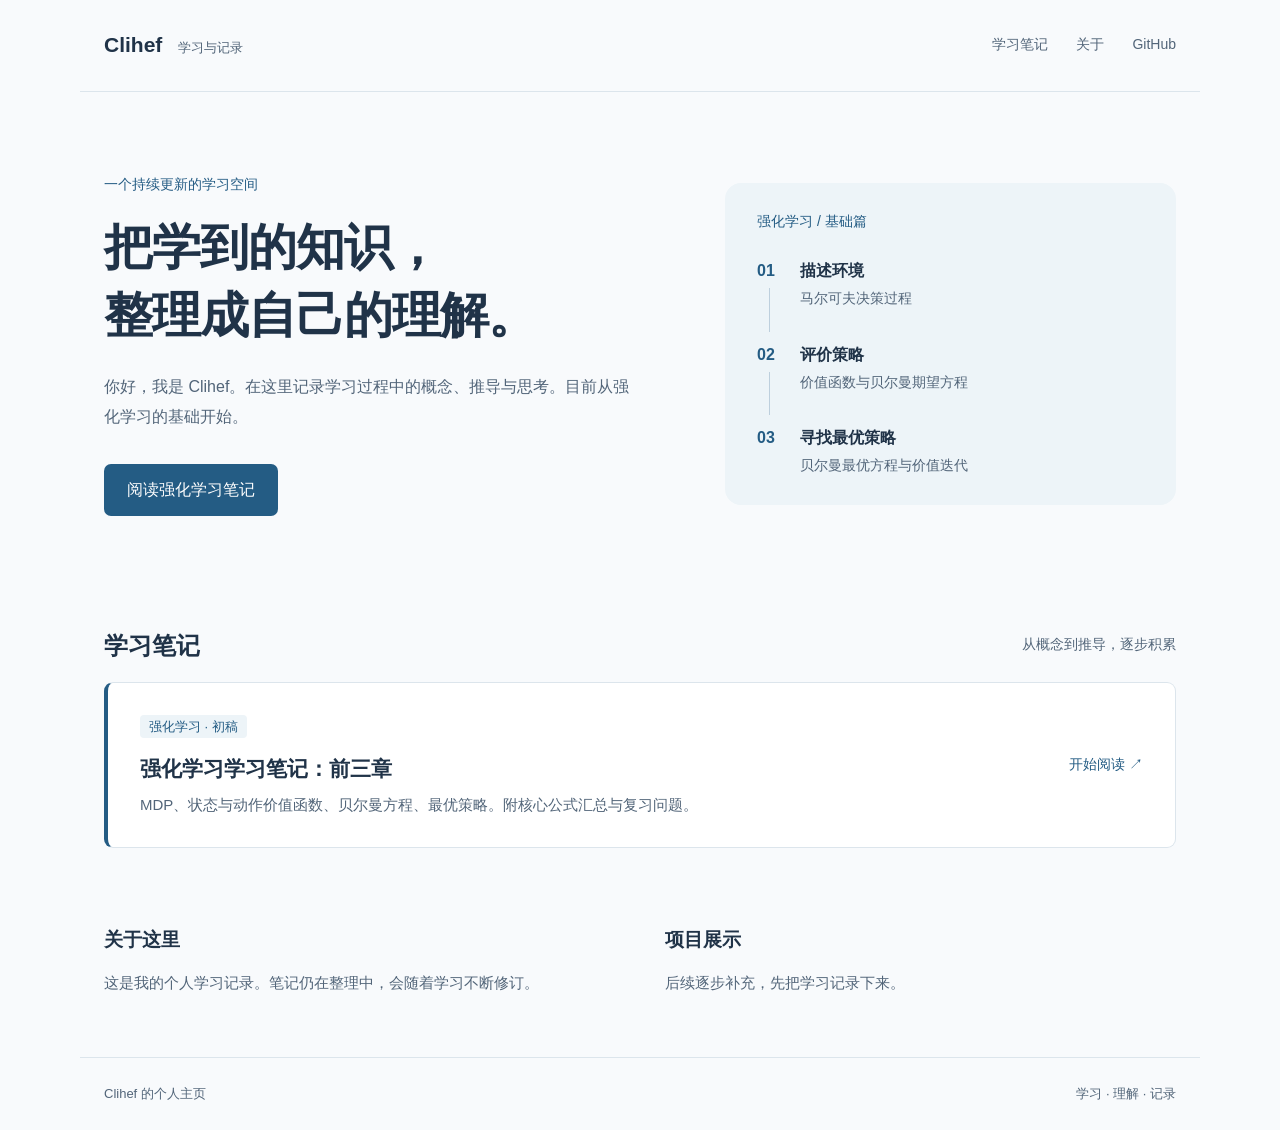
<file: index.html>
<!doctype html>
<html lang="zh-CN">
<head>
  <meta charset="utf-8"><meta name="viewport" content="width=device-width,initial-scale=1">
  <meta name="description" content="Clihef 的个人主页，记录强化学习的概念、推导与学习过程。">
  <title>Clihef · 学习与记录</title>
  <link rel="stylesheet" href="style.css">
</head>
<body>
  <a class="skip" href="#main">跳到正文</a>
  <header class="header"><a class="brand" href="./">Clihef<span>学习与记录</span></a><nav aria-label="主导航"><a href="#notes">学习笔记</a><a href="#about">关于</a><a href="https://github.com/Clihef">GitHub</a></nav></header>
  <main id="main">
    <section class="intro"><div><p class="caption">一个持续更新的学习空间</p><h1>把学到的知识，<br>整理成自己的理解。</h1><p class="lead">你好，我是 Clihef。在这里记录学习过程中的概念、推导与思考。目前从强化学习的基础开始。</p><a class="button" href="note.html">阅读强化学习笔记</a></div><div class="path" aria-label="前三章学习主线"><p>强化学习 / 基础篇</p><ol><li><b>描述环境</b><span>马尔可夫决策过程</span></li><li><b>评价策略</b><span>价值函数与贝尔曼期望方程</span></li><li><b>寻找最优策略</b><span>贝尔曼最优方程与价值迭代</span></li></ol></div></section>
    <section id="notes" class="section"><div class="section-title"><h2>学习笔记</h2><span>从概念到推导，逐步积累</span></div><a class="note-card" href="note.html"><div><span class="tag">强化学习 · 初稿</span><h3>强化学习学习笔记：前三章</h3><p>MDP、状态与动作价值函数、贝尔曼方程、最优策略。附核心公式汇总与复习问题。</p></div><span class="read">开始阅读 ↗</span></a></section>
    <section id="about" class="section about"><div><h2>关于这里</h2><p>这是我的个人学习记录。笔记仍在整理中，会随着学习不断修订。</p></div><div><h2>项目展示</h2><p>后续逐步补充，先把学习记录下来。</p></div></section>
  </main><footer>Clihef 的个人主页 <span>学习 · 理解 · 记录</span></footer>
</body></html>
</file>
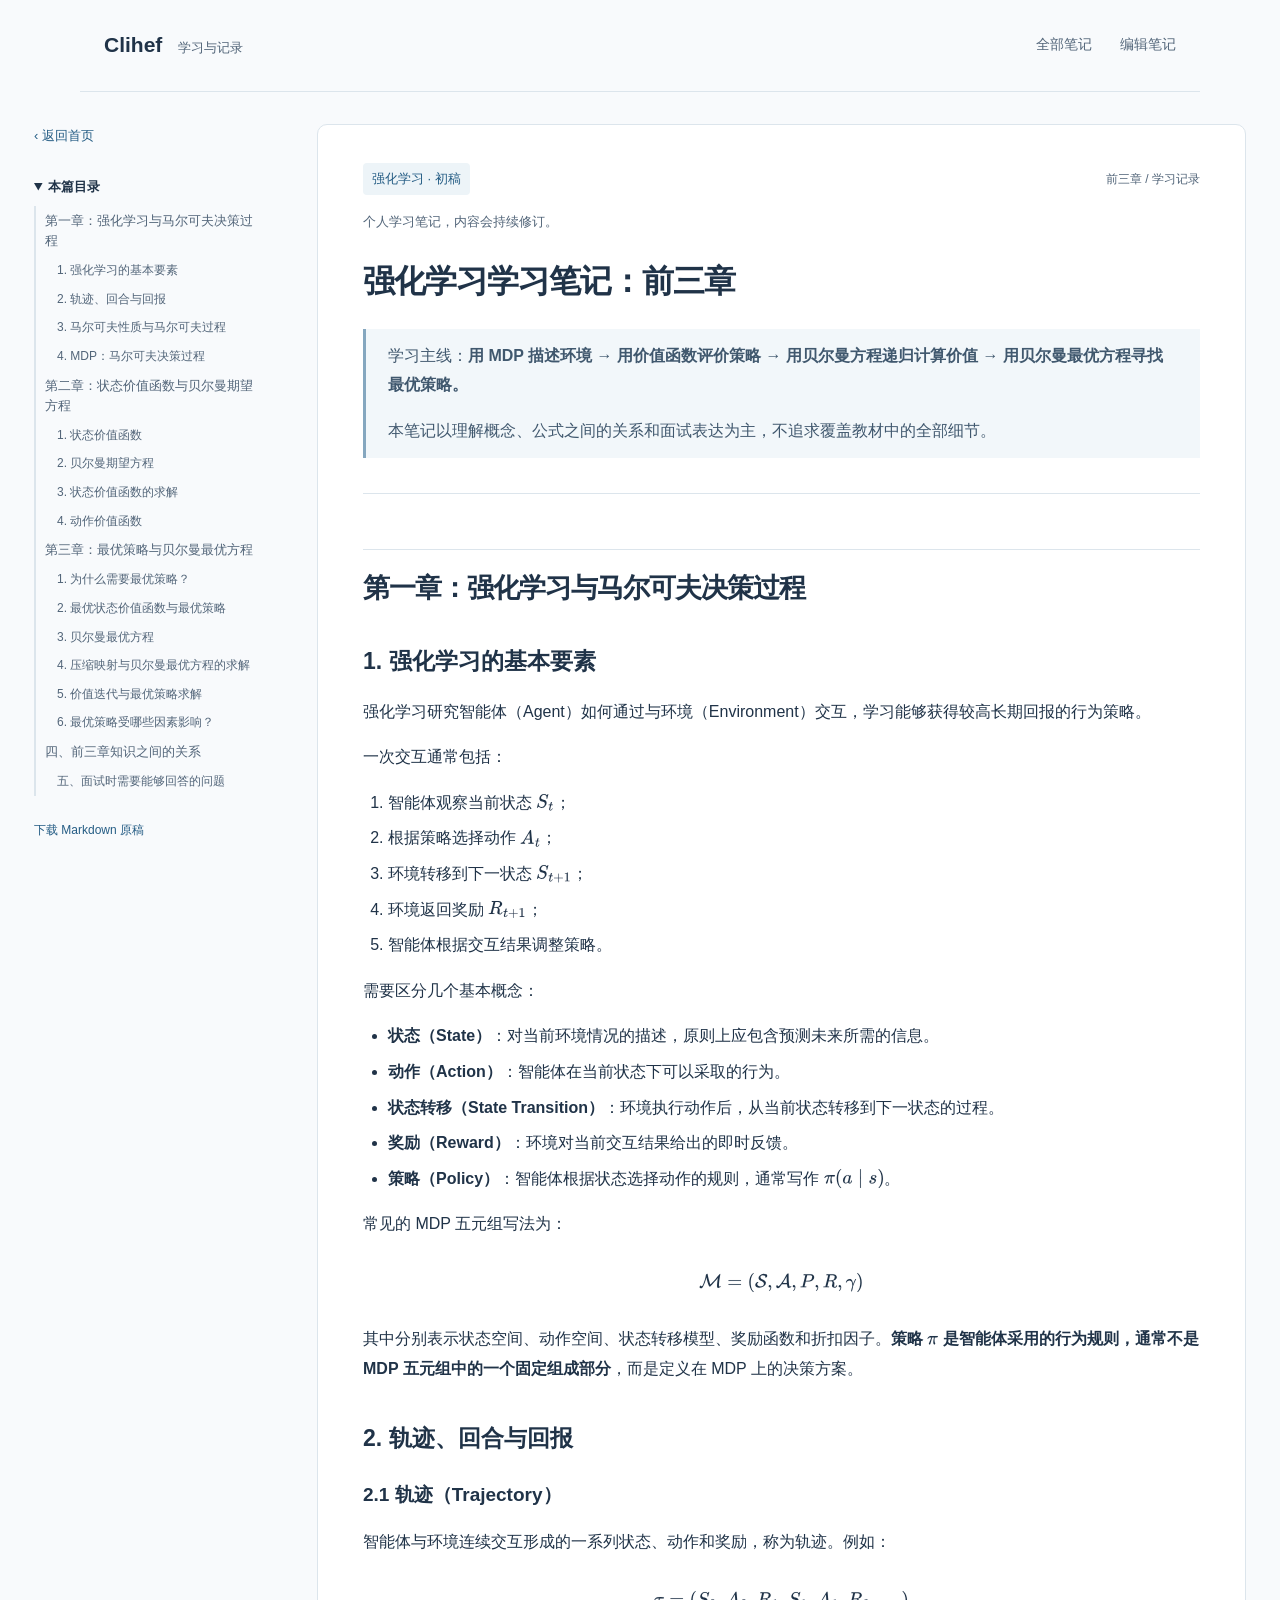
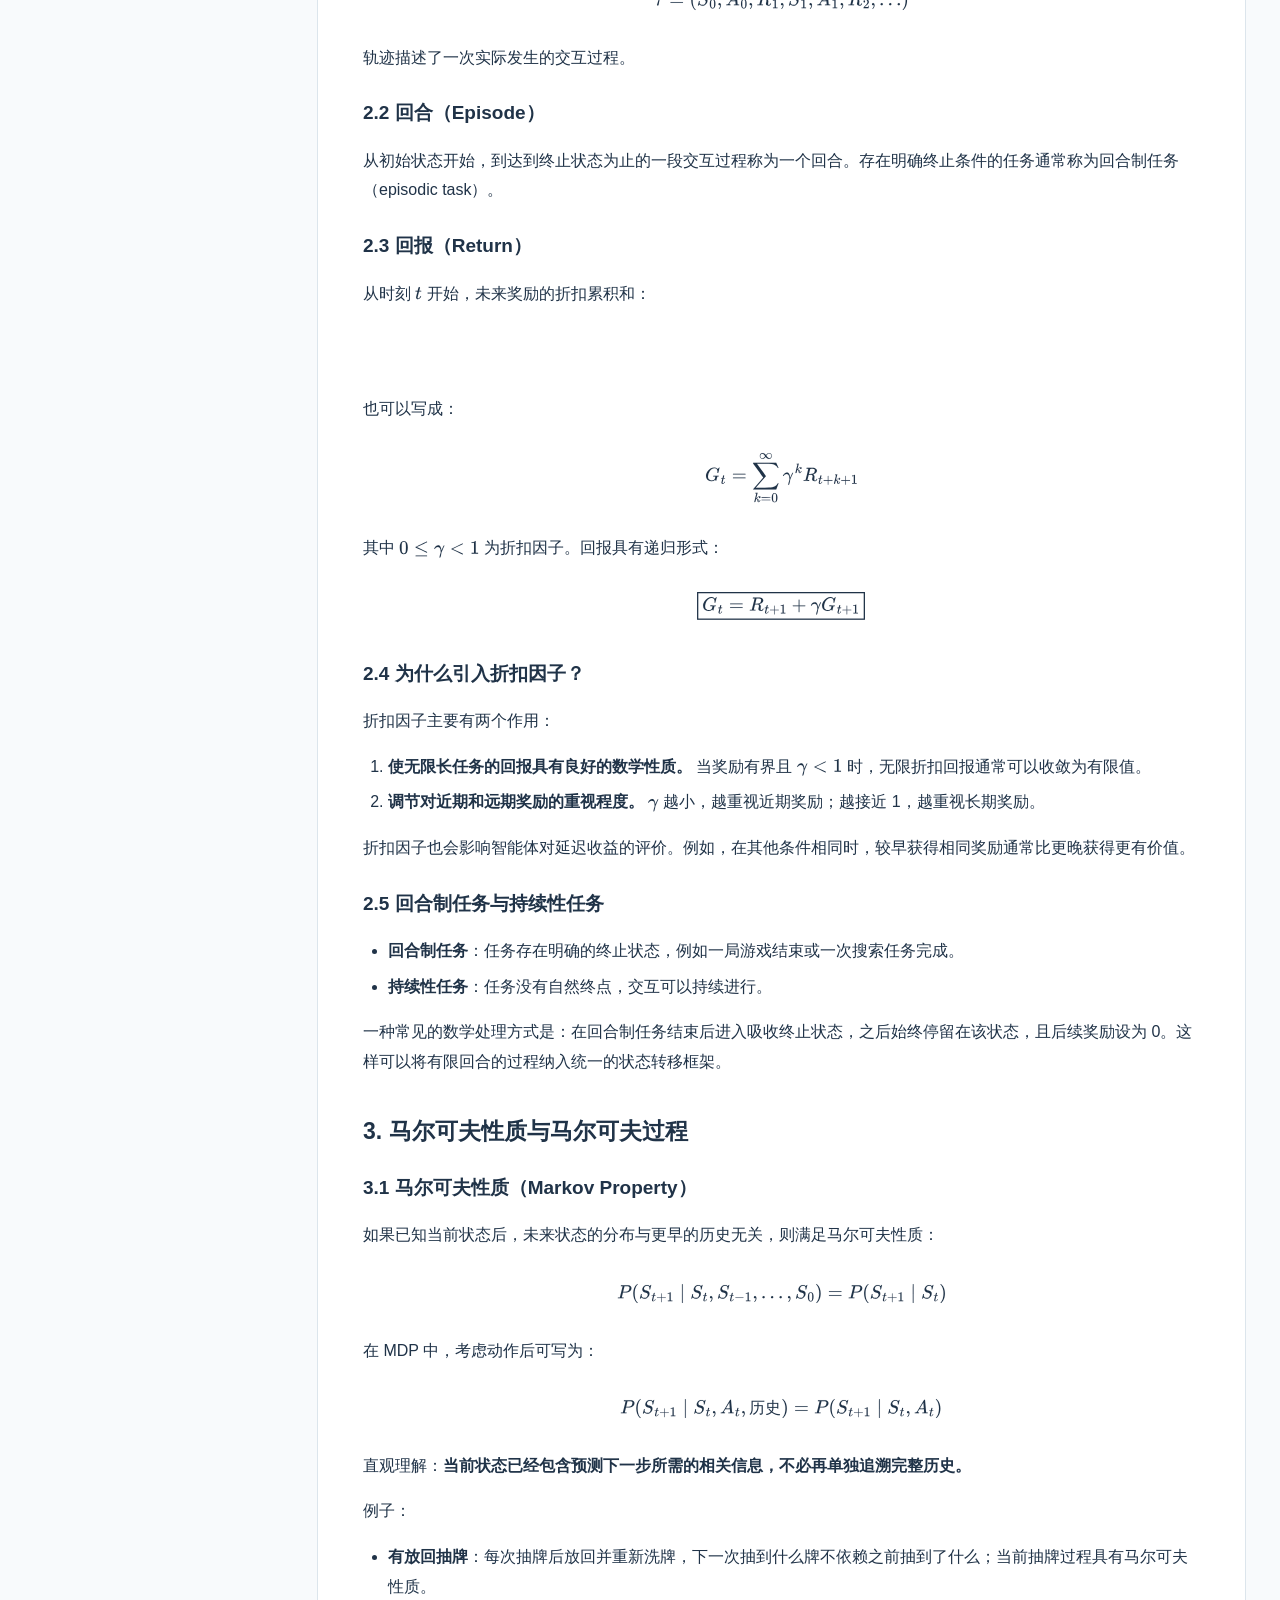
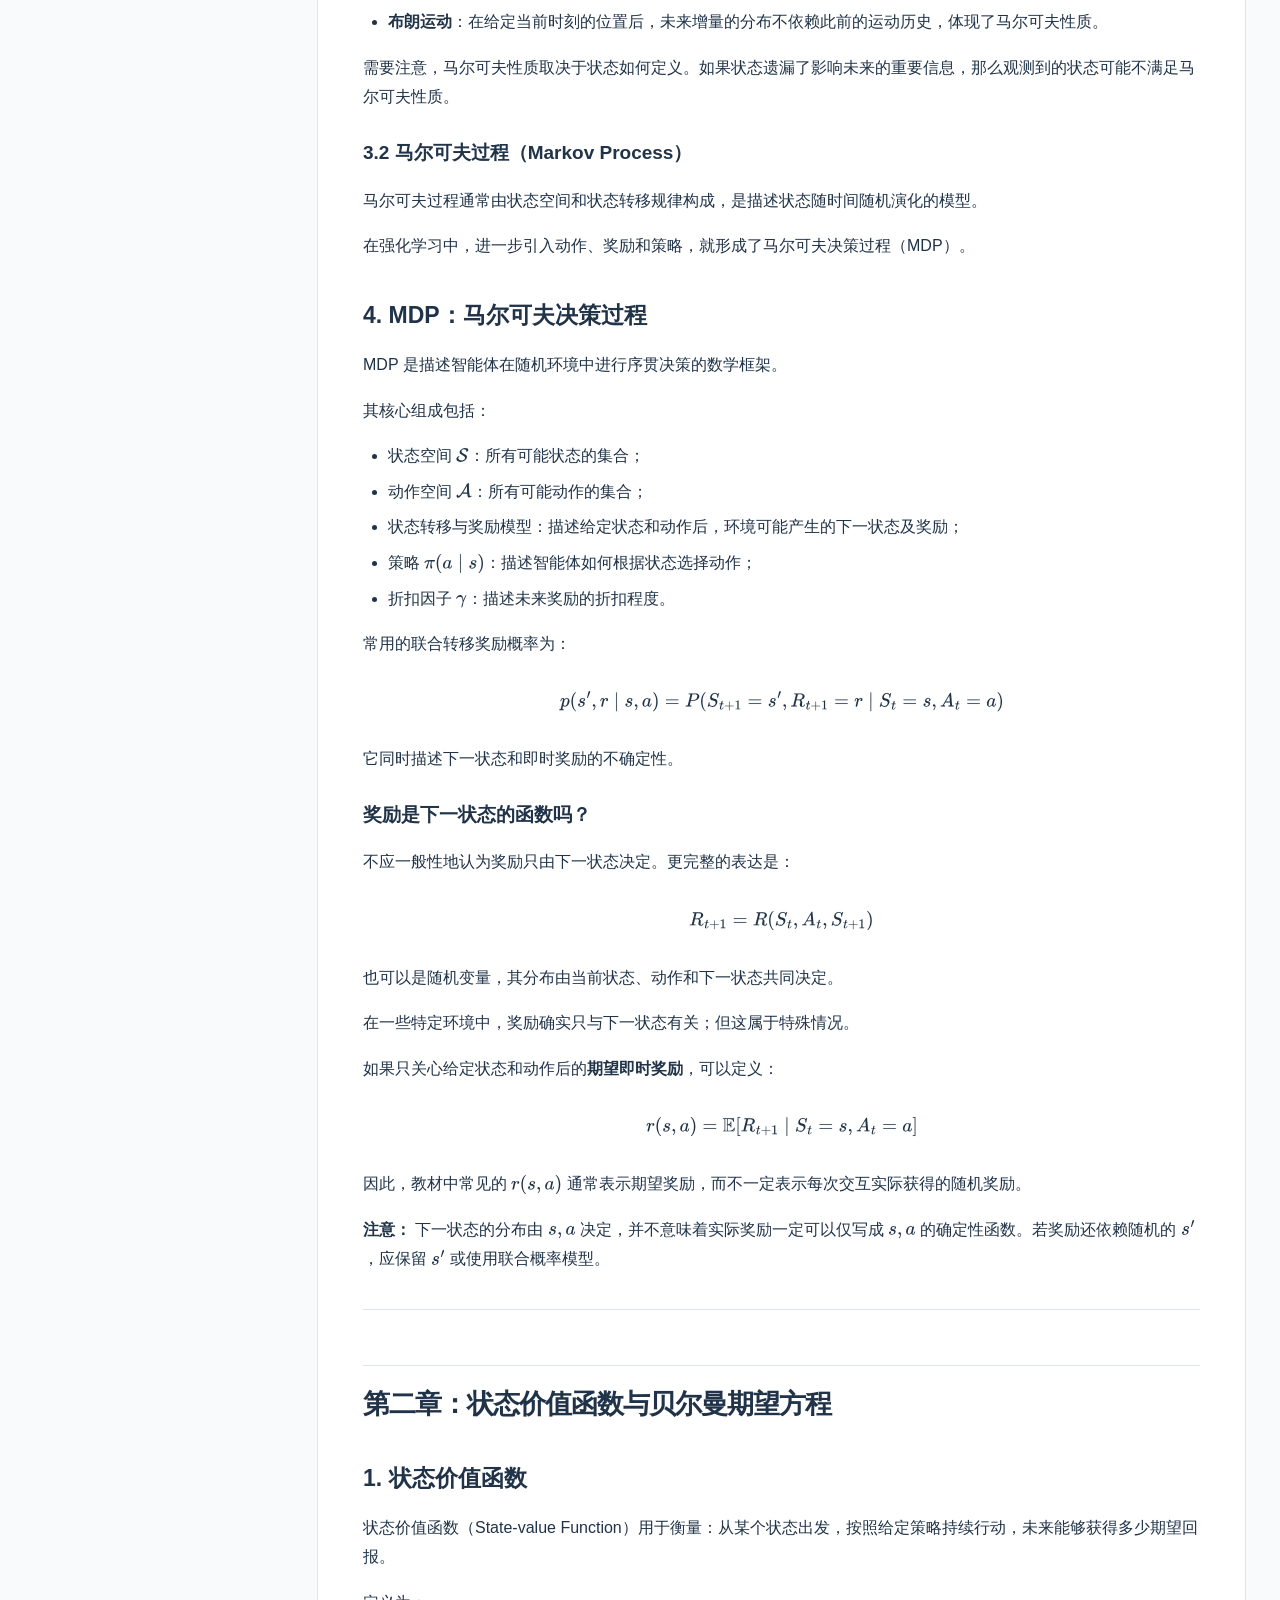
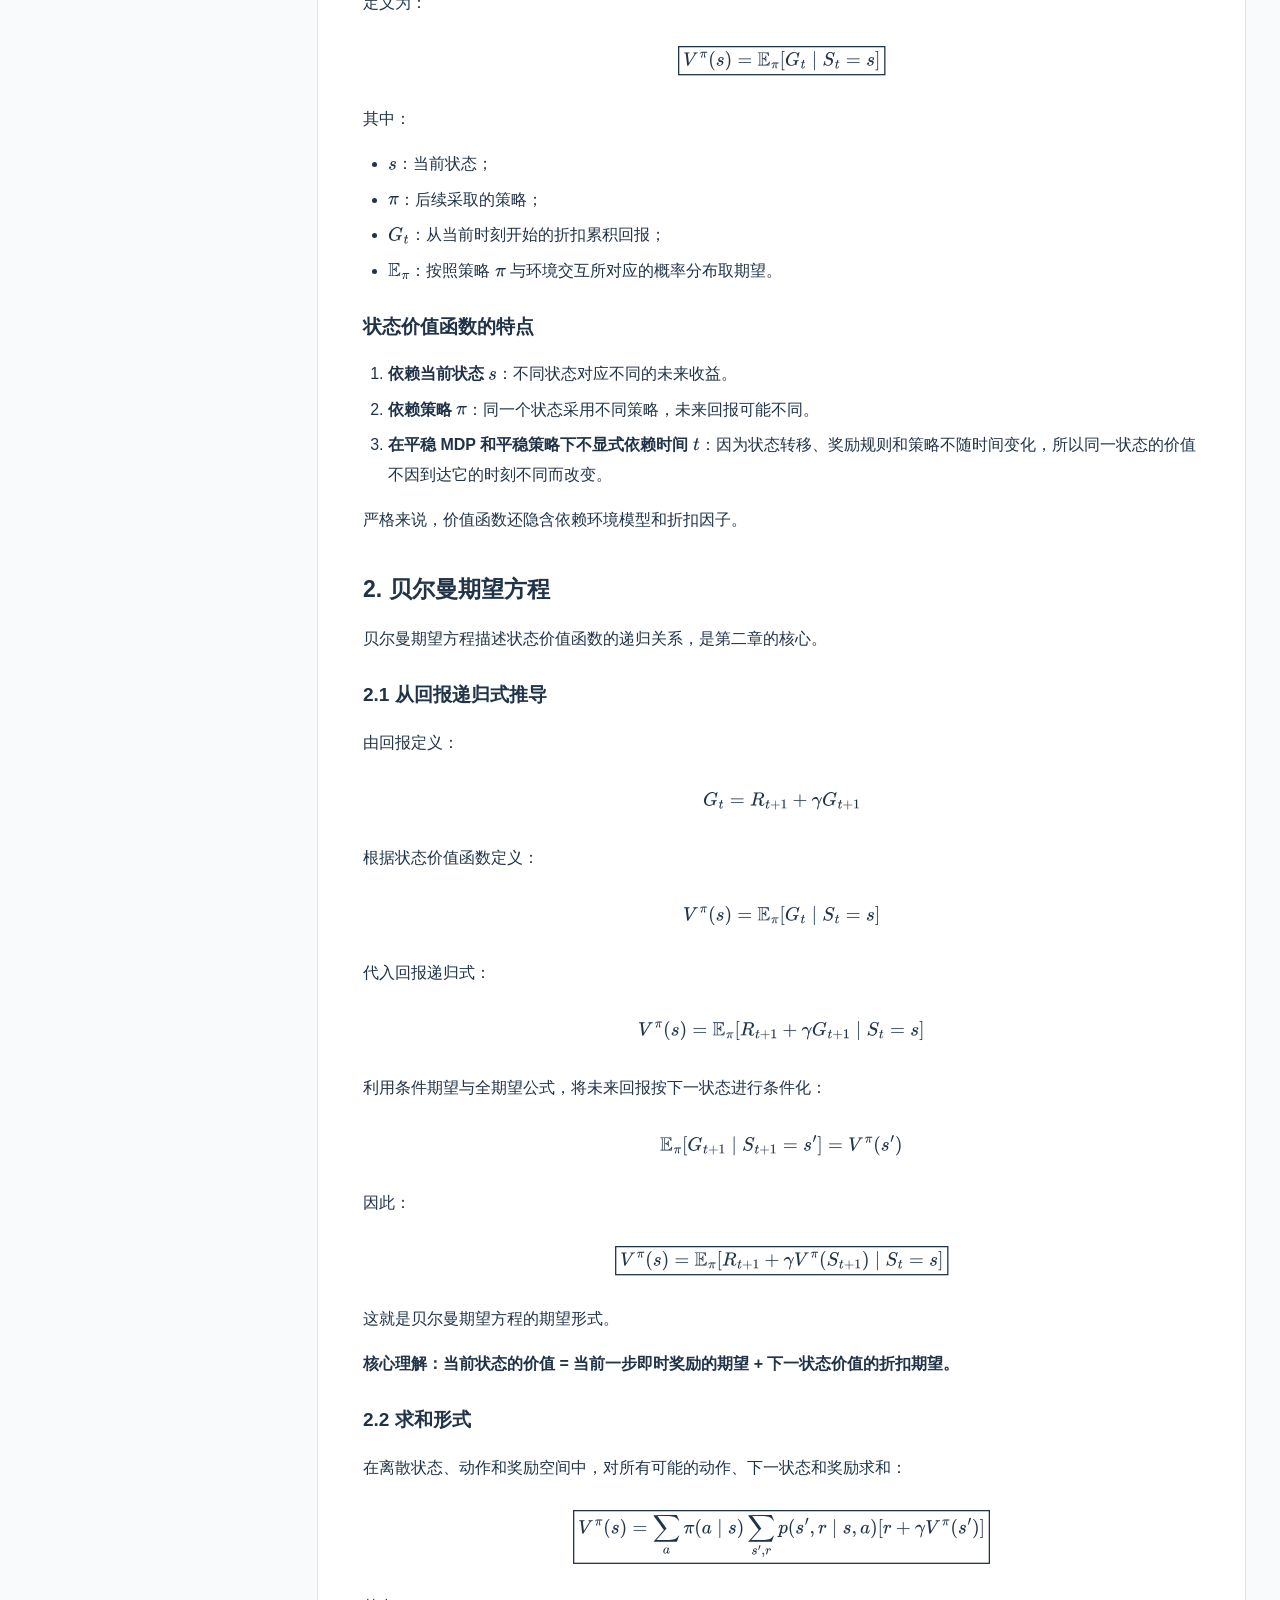
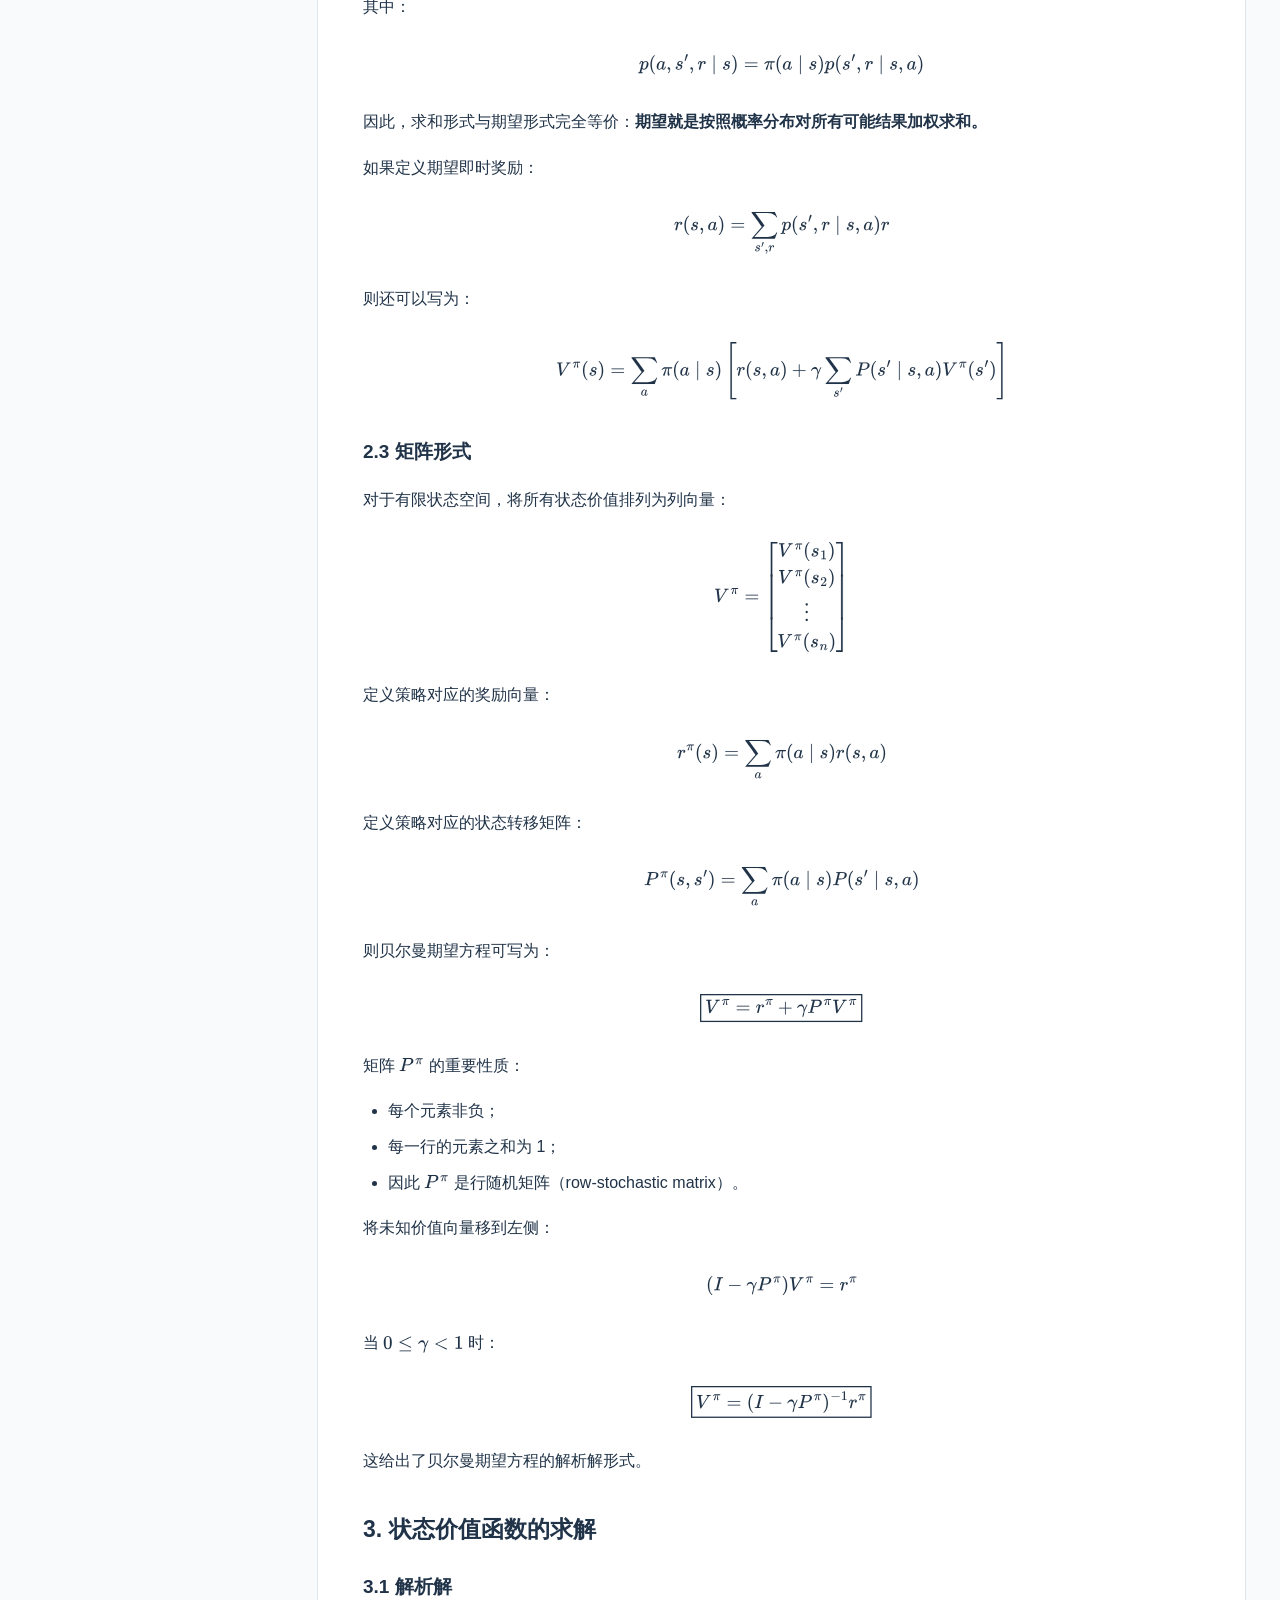
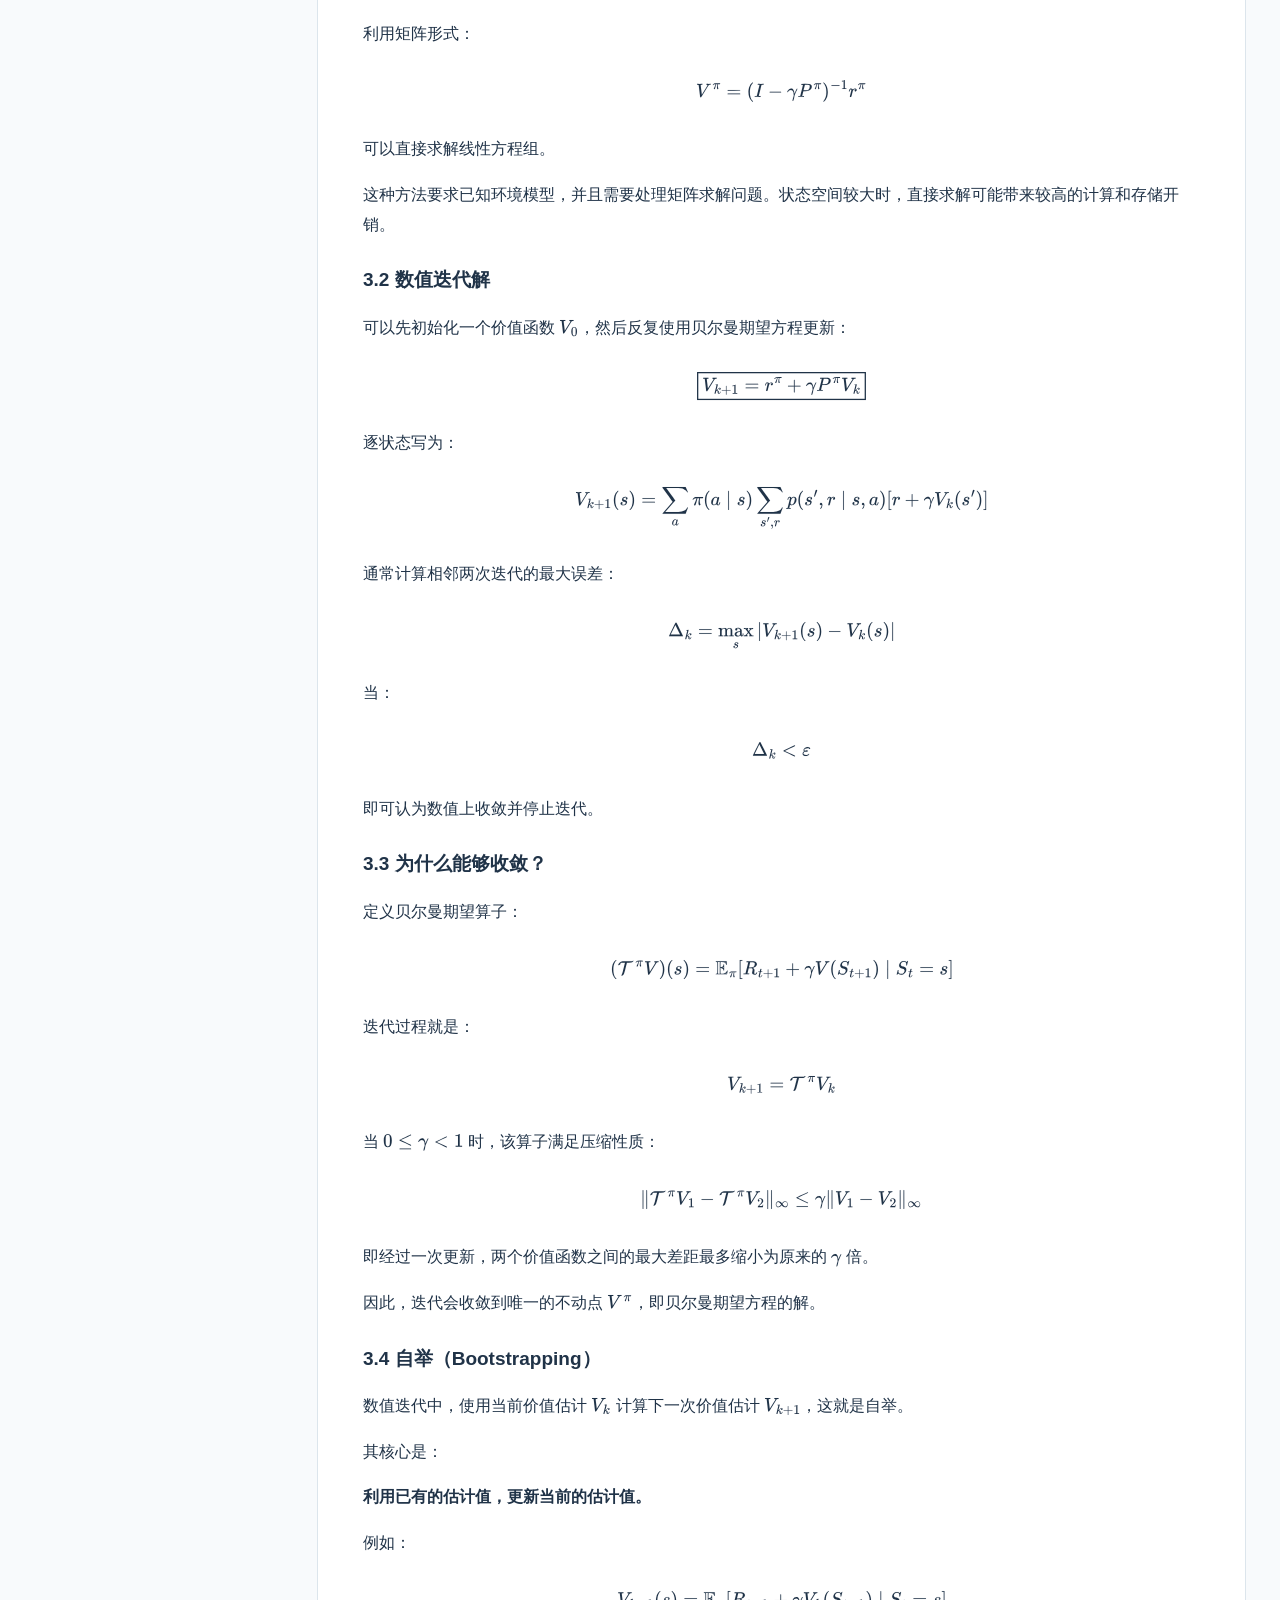
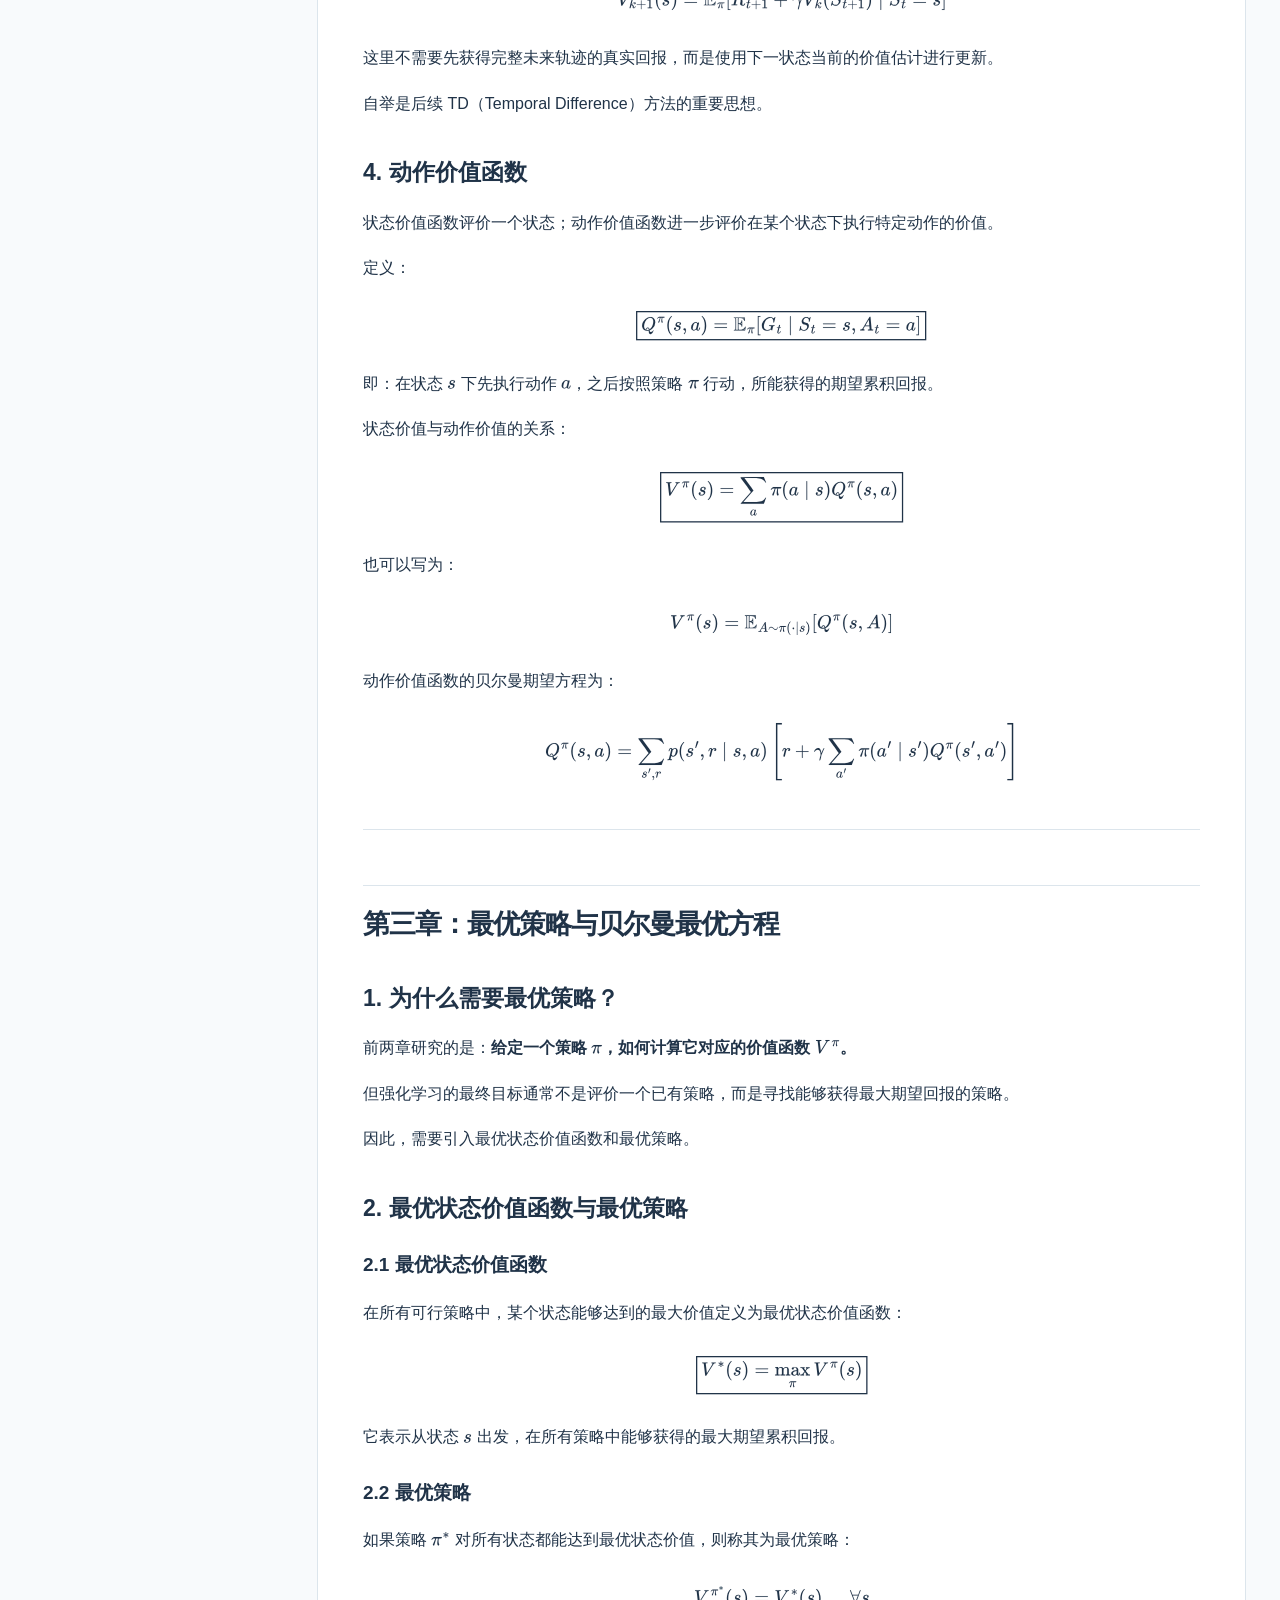
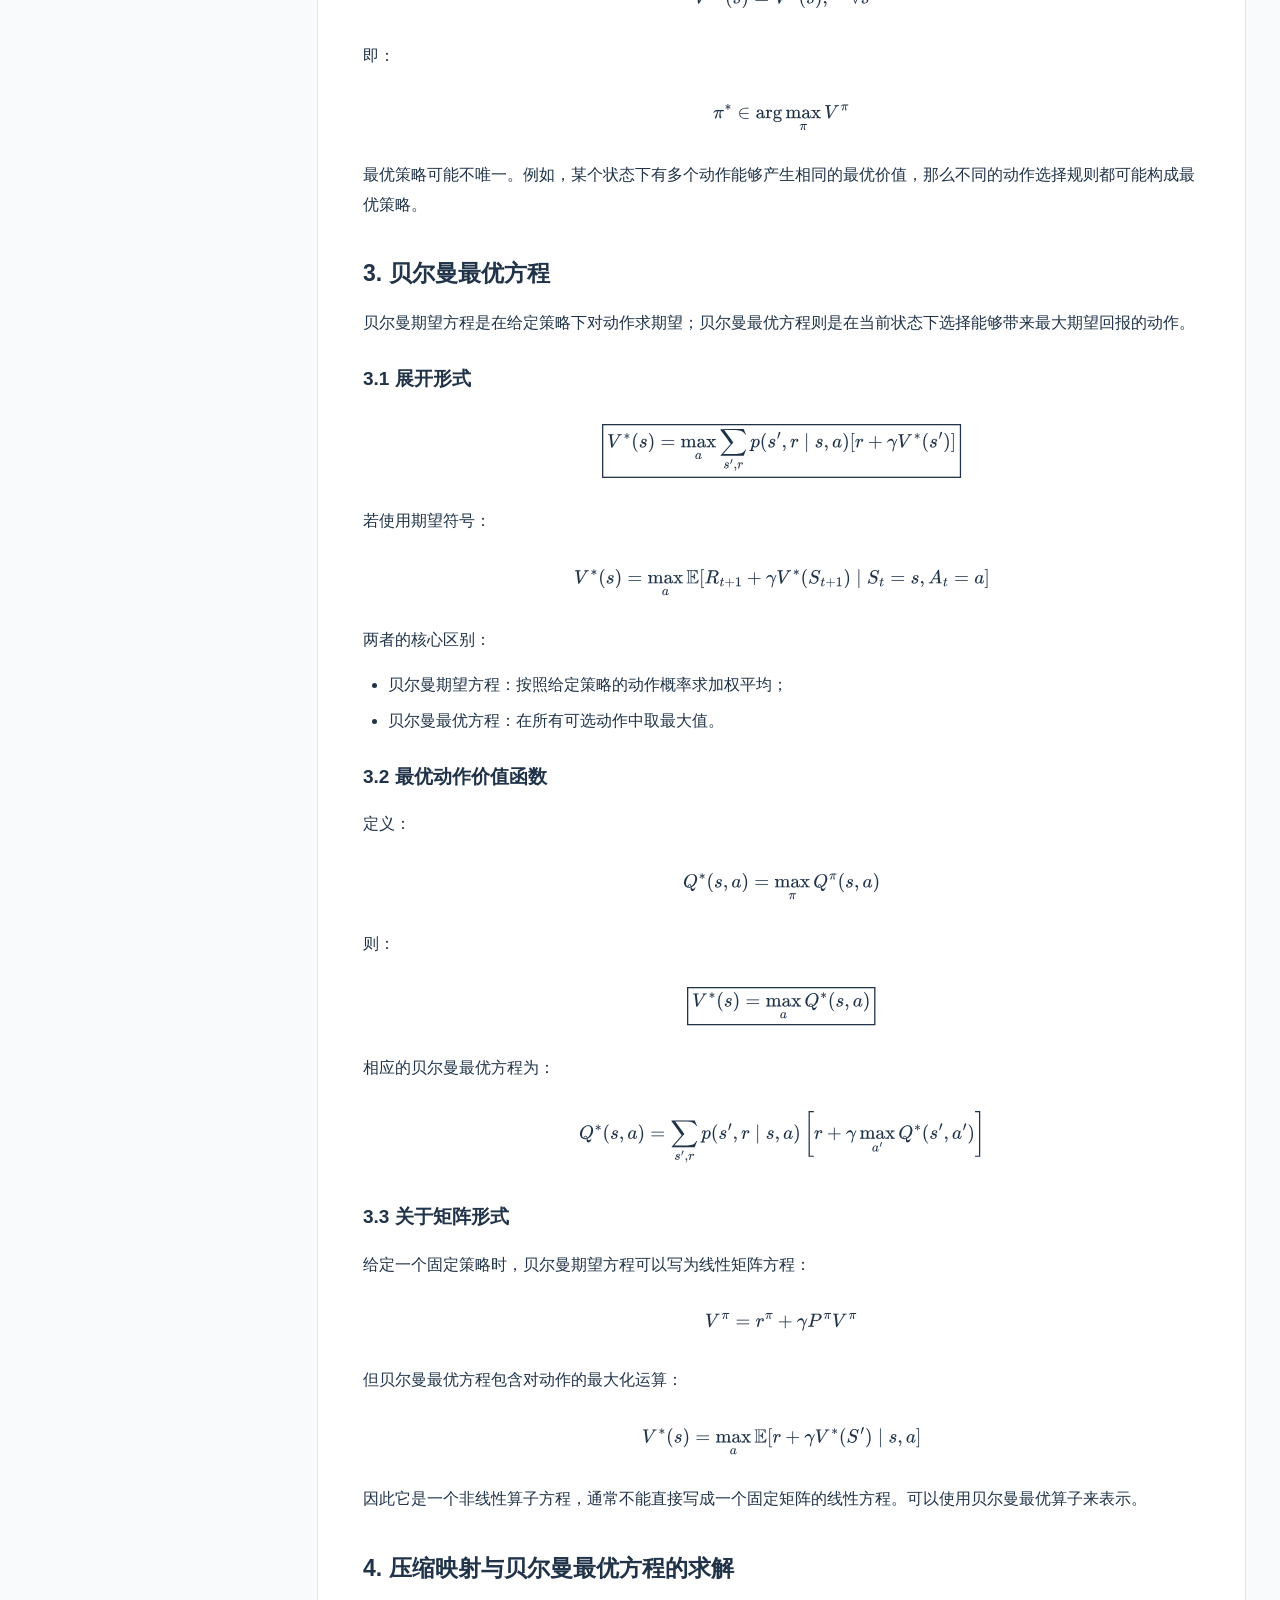
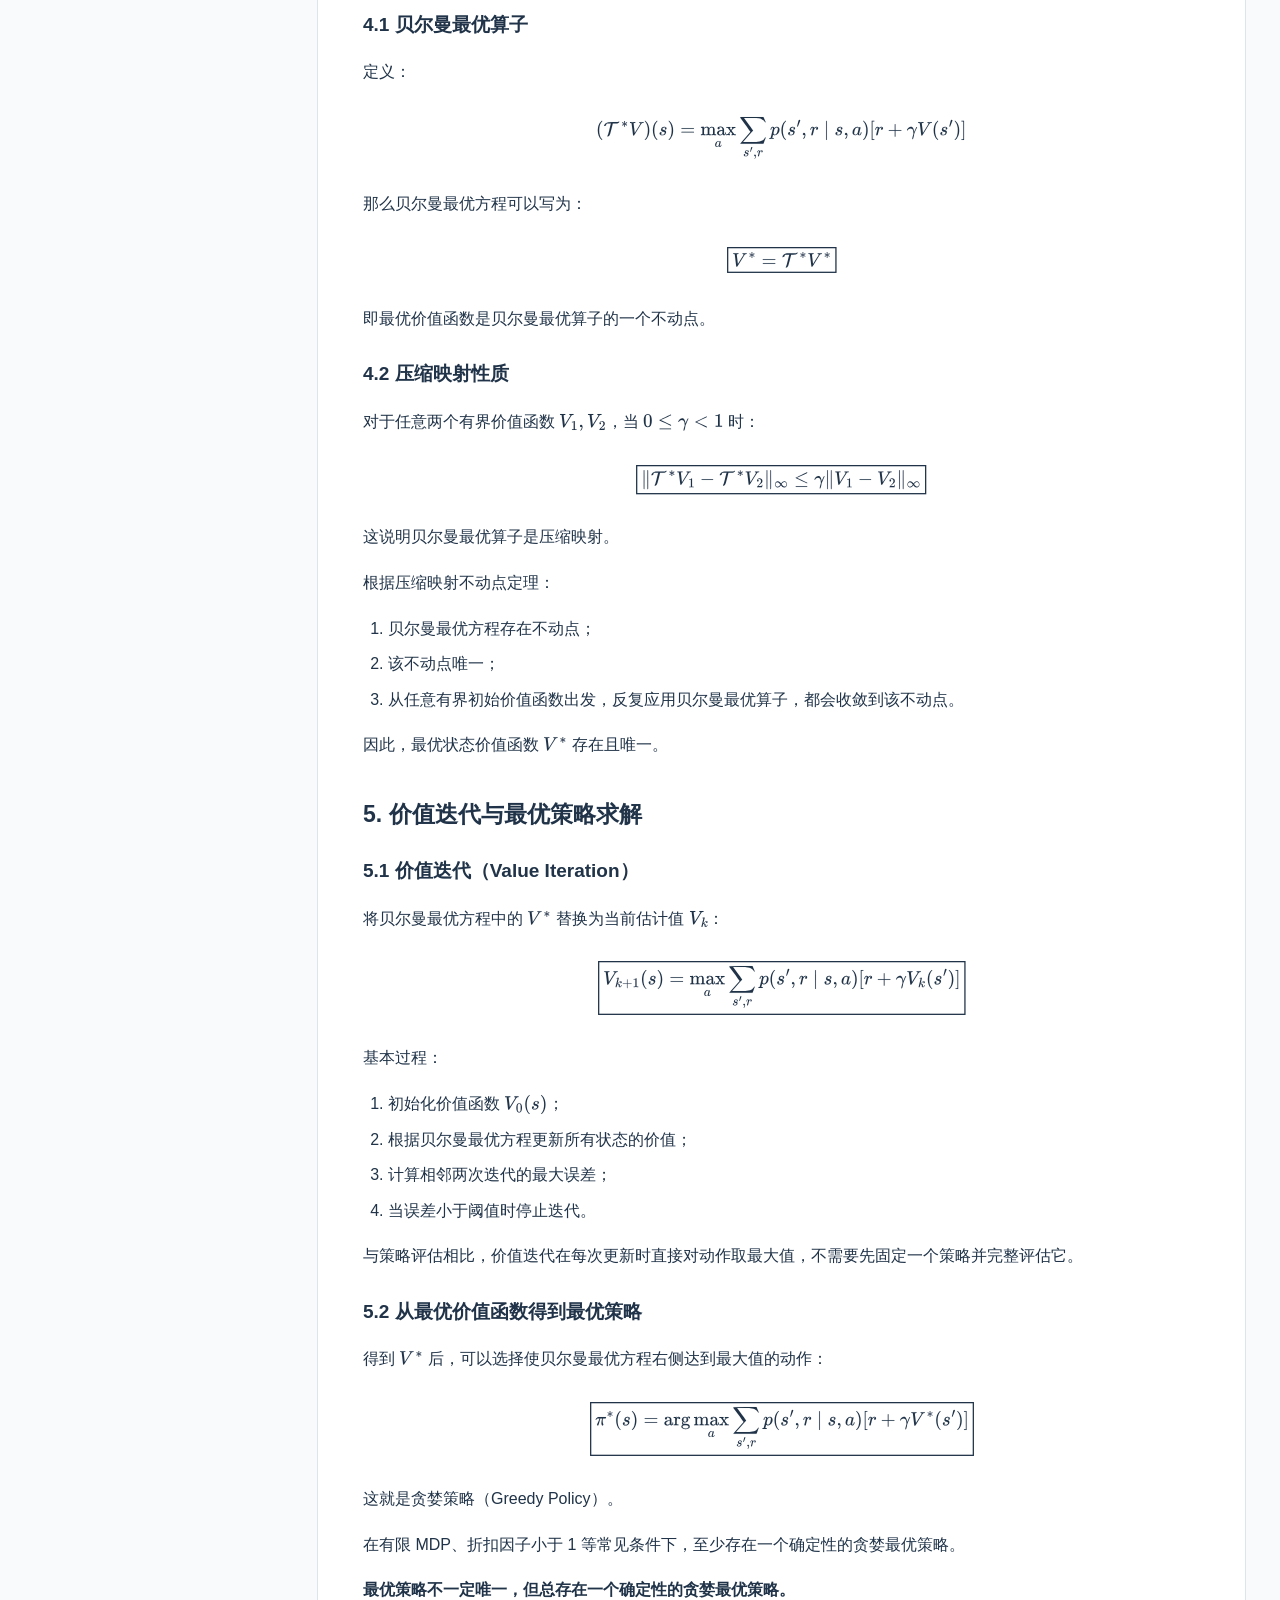
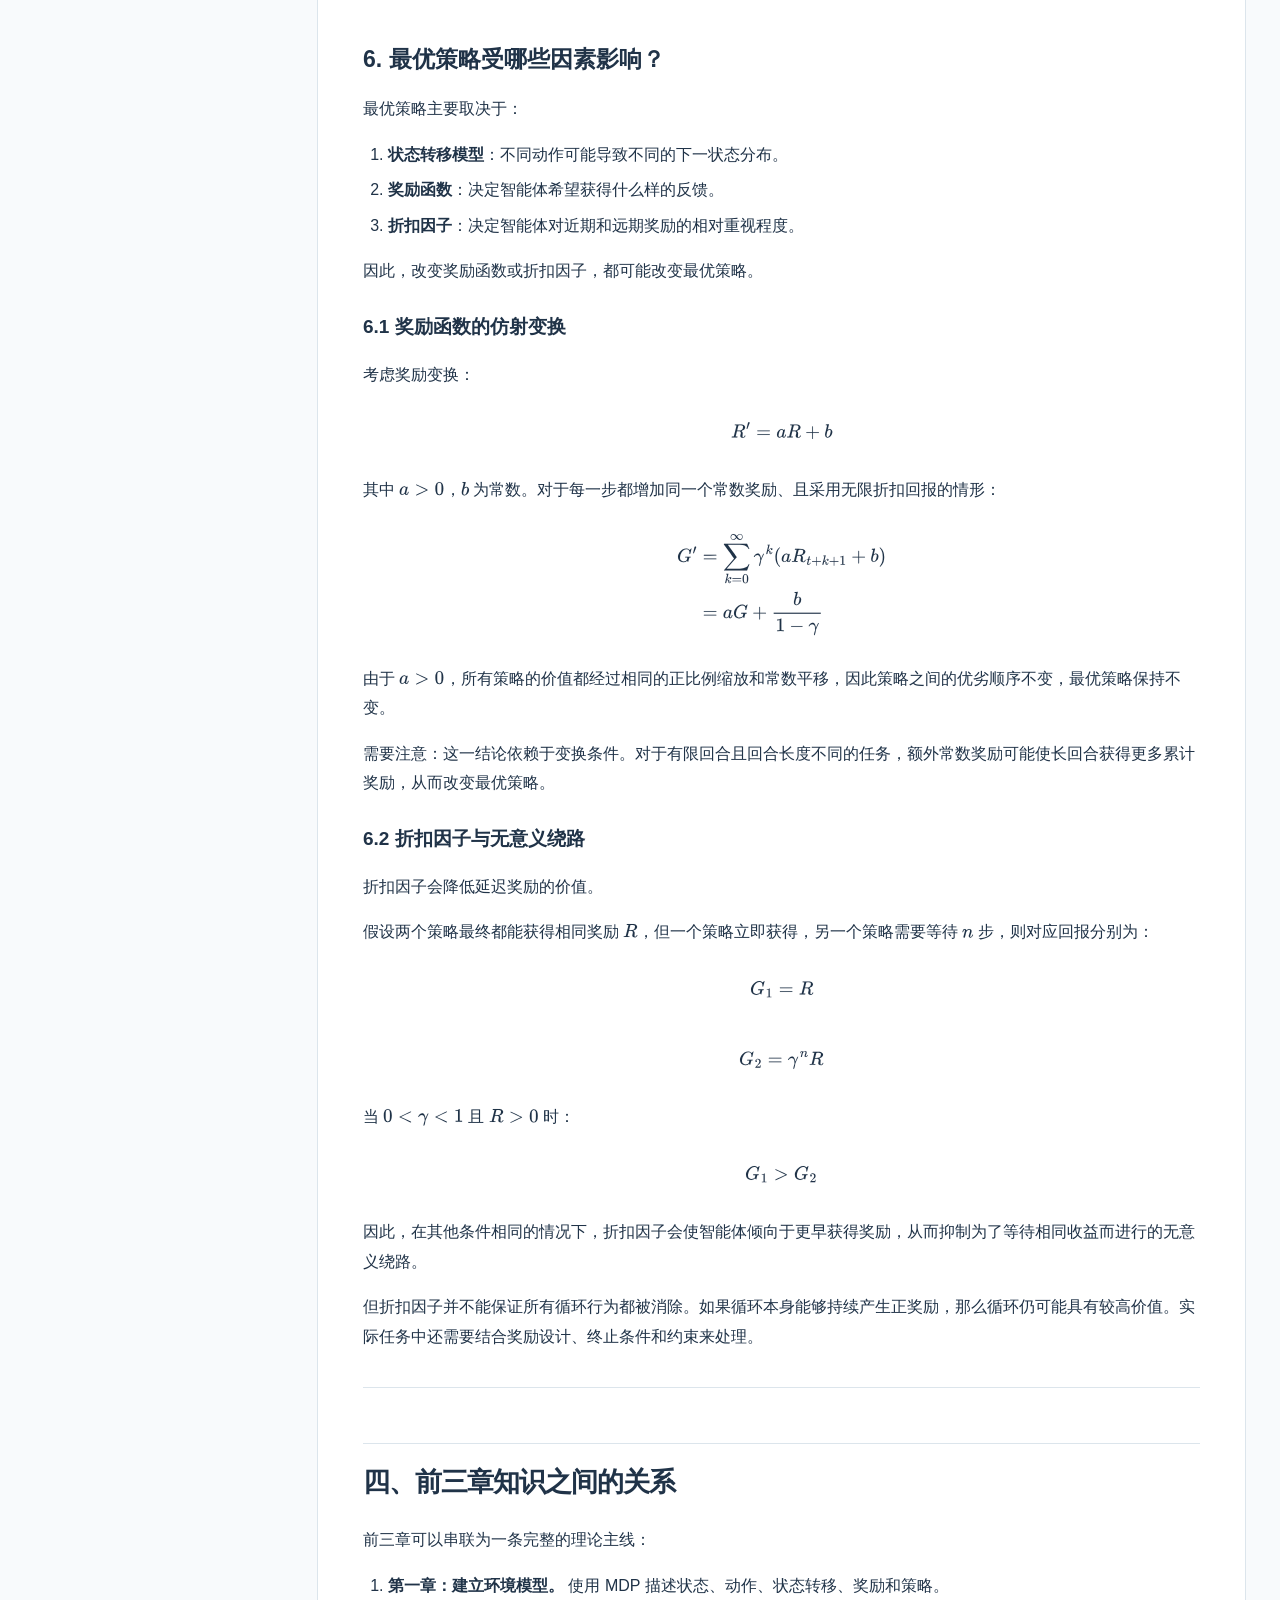
<file: note.html>
<!doctype html>
<html lang="zh-CN"><head>
  <meta charset="utf-8"><meta name="viewport" content="width=device-width,initial-scale=1">
  <meta name="description" content="强化学习前三章学习笔记：MDP、价值函数、贝尔曼方程与最优策略。">
  <title>强化学习学习笔记：前三章 · Clihef</title>
  <link rel="stylesheet" href="style.css">
  <script defer src="vendor/marked.js"></script><script defer src="vendor/purify.js"></script>
  <script>window.MathJax={tex:{inlineMath:[['$','$'],['\\(','\\)']],displayMath:[['$$','$$'],['\\[','\\]']],processEscapes:true},svg:{fontCache:'local'},startup:{typeset:false},options:{enableMenu:false}};</script>
  <script defer src="vendor/tex-svg.js"></script><script defer src="reader.js"></script>
</head><body>
  <a class="skip" href="#article">跳到正文</a>
  <header class="header"><a class="brand" href="./">Clihef<span>学习与记录</span></a><nav aria-label="主导航"><a href="./#notes">全部笔记</a><a href="https://github.com/Clihef/Clihef.github.io/edit/main/notes/rl-first-three.md">编辑笔记</a></nav></header>
  <div class="reader"><aside class="sidebar"><a class="back" href="./">‹ 返回首页</a><details open><summary>本篇目录</summary><nav id="toc" aria-label="文章目录"></nav></details><a class="download" href="notes/rl-first-three.md" download="强化学习前三章学习笔记.md">下载 Markdown 原稿</a></aside>
  <main class="paper"><div class="article-meta"><span class="tag">强化学习 · 初稿</span><span>前三章 / 学习记录</span></div><p class="draft">个人学习笔记，内容会持续修订。</p><div id="status" role="status">正在加载笔记…</div><article id="article"></article><p id="math-status" role="status"></p><a class="back-top" href="#main-top">回到顶部 ↑</a></main></div>
  <footer>Clihef 的个人主页 <span>学习 · 理解 · 记录</span></footer>
</body></html>
</file>
<file: style.css>
:root{--ink:#203348;--muted:#526579;--accent:#245c84;--line:#dce5ec;--wash:#edf4f8;--paper:#fff;--bg:#f8fafc}*{box-sizing:border-box}html{scroll-behavior:smooth;scroll-padding-top:28px}body{margin:0;color:var(--ink);background:var(--bg);font:16px/1.85 "Segoe UI","Microsoft YaHei",sans-serif}a{color:var(--accent);text-decoration:none}a:hover{text-decoration:underline}a:focus-visible,summary:focus-visible{outline:3px solid #d08b29;outline-offset:5px}p{margin:0 0 1em}h1,h2,h3{line-height:1.4}h1{font-size:clamp(32px,4vw,49px);letter-spacing:-1px}h2{font-size:24px}h3{font-size:21px}.header,body>main,footer{max-width:1120px;margin:auto}.header{display:flex;justify-content:space-between;align-items:center;padding:26px 24px;border-bottom:1px solid var(--line)}.brand{font-size:21px;font-weight:700;color:var(--ink)}.brand span{font-size:13px;color:var(--muted);font-weight:400;margin-left:16px}.header nav{display:flex;gap:28px;font-size:14px}.header nav a{color:var(--muted)}body>main{padding:0 24px}.intro{display:grid;grid-template-columns:1.2fr 1fr;gap:80px;align-items:center;padding:80px 0 65px}.caption{color:var(--accent);font-size:14px}.intro h1{margin:15px 0 22px}.lead{max-width:530px;color:var(--muted)}.button{display:inline-block;margin-top:17px;padding:11px 23px;background:var(--accent);color:white;border-radius:7px}.button:hover{background:#174567;text-decoration:none}.path{background:var(--wash);border-radius:16px;padding:26px 32px}.path>p{font-size:14px;color:var(--accent);margin-bottom:22px}.path ol{list-style:none;counter-reset:chapters;padding:0;margin:0}.path li{counter-increment:chapters;position:relative;padding:0 0 28px 43px}.path li:last-child{padding-bottom:0}.path li:before{content:counter(chapters,decimal-leading-zero);position:absolute;left:0;top:0;color:var(--accent);font-weight:600}.path li:not(:last-child):after{content:"";position:absolute;left:12px;top:32px;bottom:8px;width:1px;background:#bdcfdd}.path b,.path span{display:block}.path span{color:var(--muted);font-size:14px}.section{padding:28px 0}.section-title{display:flex;align-items:center;justify-content:space-between}.section-title span{font-size:14px;color:var(--muted)}.note-card{display:flex;align-items:center;justify-content:space-between;gap:25px;background:white;border:1px solid var(--line);border-left:4px solid var(--accent);border-radius:9px;padding:28px 32px;color:var(--ink)}.note-card:hover{border-color:#7a9db8;text-decoration:none}.note-card h3{margin:13px 0 8px}.note-card p{color:var(--muted);margin:0;max-width:700px;font-size:15px}.tag{color:var(--accent);font-size:13px;background:var(--wash);padding:4px 9px;border-radius:4px}.read{white-space:nowrap;font-size:14px;color:var(--accent)}.about{display:grid;grid-template-columns:1fr 1fr;gap:50px;padding:35px 0 45px}.about h2{font-size:19px}.about p{color:var(--muted);font-size:15px}footer{border-top:1px solid var(--line);padding:24px;color:var(--muted);font-size:13px;display:flex;justify-content:space-between}.reader{max-width:1260px;margin:32px auto 60px;padding:0 24px;display:grid;grid-template-columns:245px minmax(0,1fr);gap:38px}.sidebar{position:sticky;top:24px;align-self:start;max-height:calc(100vh - 48px);overflow:auto;font-size:13px;padding:0 12px 10px 0}.back{display:block;margin-bottom:20px}summary{cursor:pointer;font-weight:600;padding:7px 0}#toc a{display:block;padding:5px 9px;color:var(--muted);border-left:2px solid var(--line);line-height:1.55}#toc a:hover{background:var(--wash);color:var(--accent)}#toc a.level-2{padding-left:21px;font-size:12px}.download{display:block;margin-top:23px;font-size:12px}.paper{background:var(--paper);padding:38px 45px;border:1px solid var(--line);border-radius:10px;min-width:0}.article-meta{display:flex;justify-content:space-between;gap:15px;align-items:center;font-size:12px;color:var(--muted)}.draft{margin-top:15px;font-size:13px;color:var(--muted)}article{overflow-wrap:anywhere}article>h1:first-child{font-size:32px;margin:25px 0}article h1:not(:first-child){font-size:27px;margin:55px 0 24px;padding-top:20px;border-top:1px solid var(--line)}article h2{font-size:23px;margin-top:38px}article h3{font-size:19px;margin-top:28px}article blockquote{border-left:3px solid #85a7bf;margin:25px 0;padding:12px 22px;background:#f2f7fa;color:#40586e}article blockquote p:last-child{margin:0}article ul,article ol{padding-left:25px}article li{margin:6px 0}article hr{border:0;border-top:1px solid var(--line);margin:35px 0}.table-scroll{overflow-x:auto;margin:25px 0}article table{border-collapse:collapse;min-width:100%;font-size:14px}article th,article td{border:1px solid var(--line);padding:12px 15px;text-align:left}article th{background:var(--wash);white-space:nowrap}article pre{overflow:auto;background:var(--wash);padding:18px}article code{font-family:Consolas,monospace}article img{max-width:100%}mjx-container[display="true"]{overflow-x:auto;overflow-y:hidden;padding:12px 0;max-width:100%}.back-top{display:inline-block;margin-top:40px;font-size:14px}#math-status{color:#8b4c00;font-size:14px}.skip{position:fixed;top:-70px;left:15px;background:white;padding:10px;z-index:10}.skip:focus{top:10px}@media(max-width:850px){.intro{gap:30px;padding-top:45px}.reader{grid-template-columns:190px minmax(0,1fr);gap:18px}.paper{padding:28px}}@media(max-width:640px){.header{padding:20px}.brand span{display:none}.header nav{gap:17px}.intro{grid-template-columns:1fr;gap:32px;padding-bottom:32px}.path{padding:23px}.section-title{align-items:start;flex-direction:column;margin-bottom:18px}.section-title h2{margin-bottom:7px}.note-card{padding:23px;display:block}.read{display:block;margin-top:18px}.about{grid-template-columns:1fr;gap:10px}.reader{display:block;margin-top:20px;padding:0 16px}.sidebar{position:static;max-height:none;padding:0 4px 25px}.sidebar details{max-height:270px;overflow:auto}.paper{padding:24px 20px}.article-meta{align-items:start;flex-direction:column}article>h1:first-child{font-size:28px}article h1:not(:first-child){font-size:24px}footer{gap:10px;flex-wrap:wrap}}@media(prefers-reduced-motion:reduce){html{scroll-behavior:auto}}
</file>
